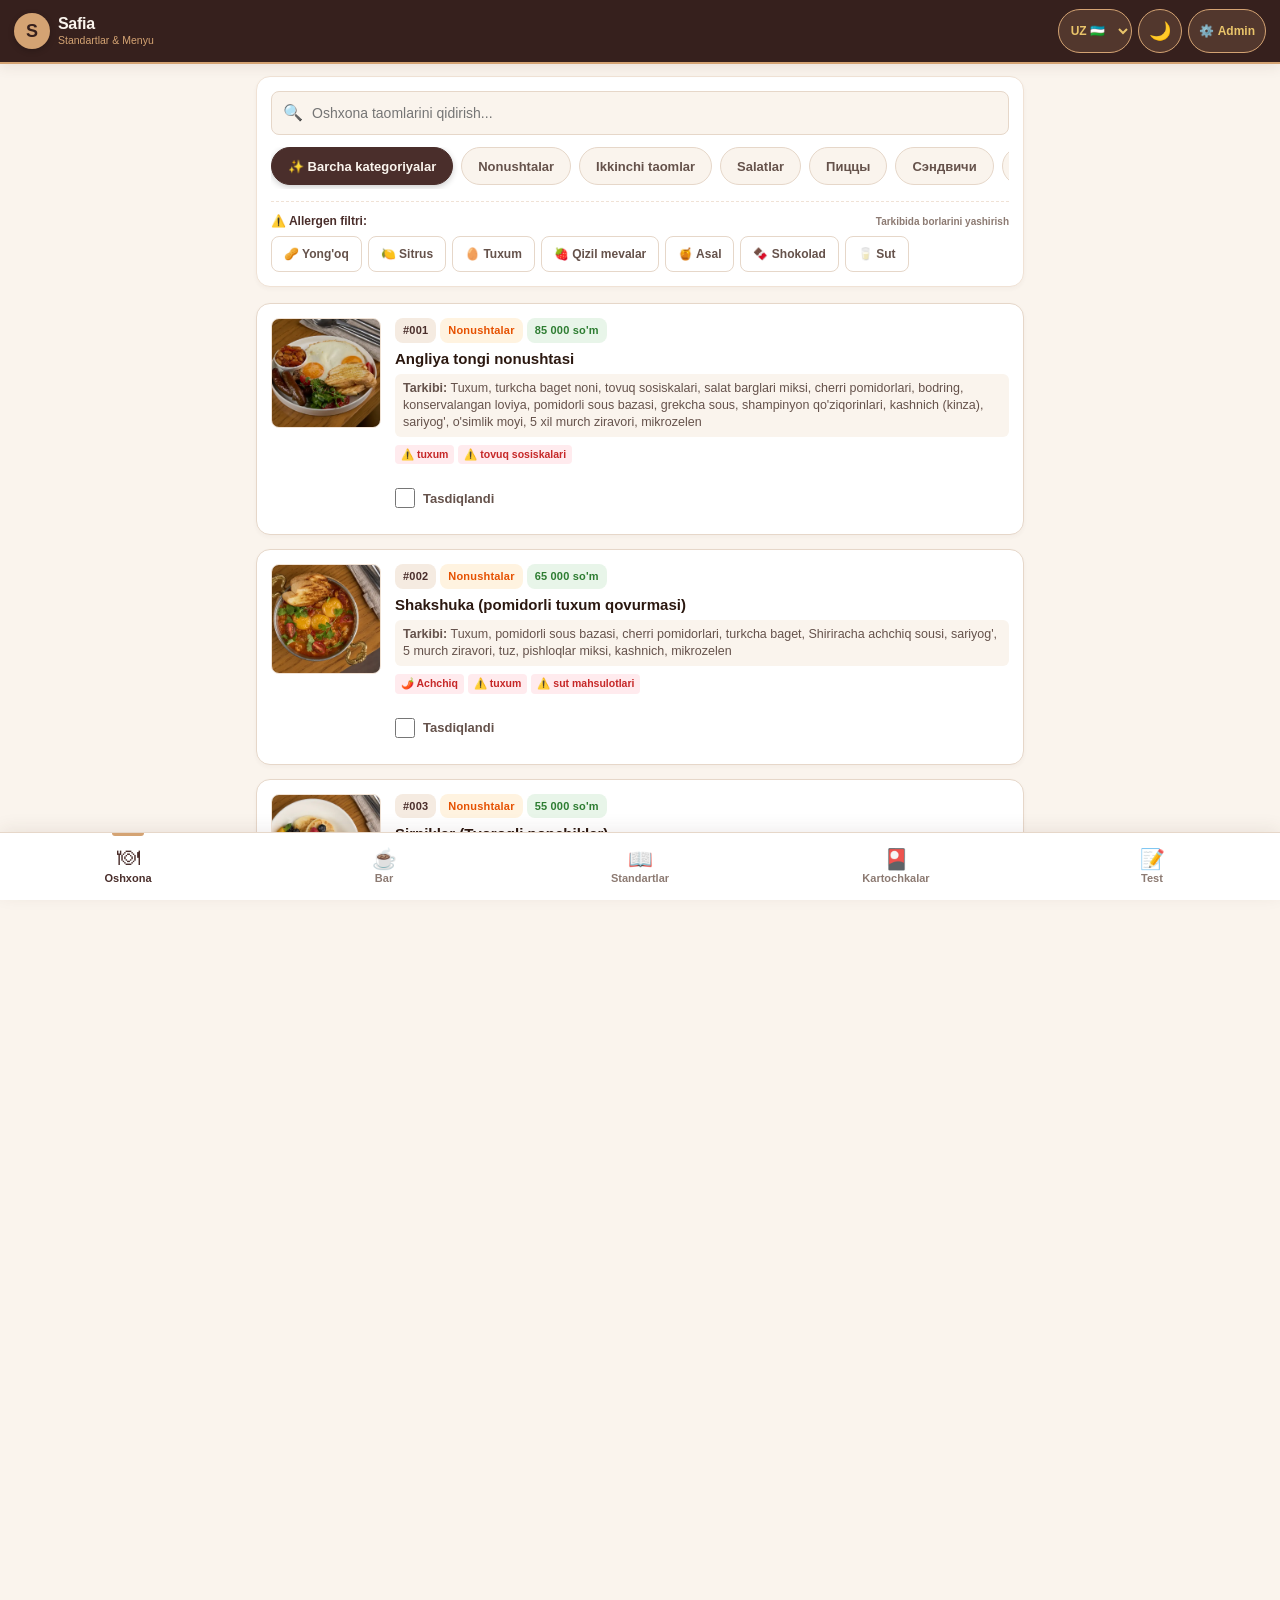
<file: index.html>
<!DOCTYPE html>
<html lang="uz">
<head>
  <meta charset="UTF-8">
  <meta name="viewport" content="width=device-width, initial-scale=1.0, maximum-scale=1.0, user-scalable=no">
  <meta name="theme-color" content="#4A2E2B">
  <meta name="apple-mobile-web-app-capable" content="yes">
  <meta name="apple-mobile-web-app-status-bar-style" content="black-translucent">
  <title>Safia — Restaurant & Bar App</title>
  
  <!-- PWA Manifest Link -->
  <link rel="manifest" href="manifest.json">
  <link rel="apple-touch-icon" href="assets/icons/icon.svg">

  <!-- CSS Stylesheets -->
  <link rel="stylesheet" href="css/style.css">
  <link rel="stylesheet" href="css/components.css">

  <!-- Immediate Theme Restoration Script -->
  <script>
    (function() {
      const savedTheme = localStorage.getItem('safia_theme_v1') || 'light';
      document.documentElement.setAttribute('data-theme', savedTheme);
    })();
  </script>
</head>
<body>

  <div id="app-root">

    <!-- HEADER SECTION WITH CONTROLS -->
    <header class="app-header">
      <a href="index.html" class="header-brand">
        <div class="brand-logo">S</div>
        <div class="brand-title">
          <h1>Safia</h1>
          <span id="txt-brand-sub">Standartlar & Menyu</span>
        </div>
      </a>

      <!-- HEADER ACTIONS: LANGUAGE + THEME + ADMIN -->
      <div class="header-actions">
        <!-- 🌐 Language Selector -->
        <select id="lang-select" class="lang-select-dropdown" onchange="I18n.setLang(this.value)">
          <option value="uz">UZ 🇺🇿</option>
          <option value="ru">RU 🇷🇺</option>
          <option value="en">EN 🇬🇧</option>
        </select>

        <!-- 🌙 Theme Toggle Button -->
        <button class="theme-toggle-btn" id="theme-toggle-btn" title="Theme Toggle" onclick="toggleAppTheme()">
          🌙
        </button>

        <!-- ⚙️ Admin Button -->
        <a href="admin.html" class="btn-admin" title="Admin Sozlamalar">
          <span>⚙️</span>
          <span id="txt-admin-btn">Admin</span>
        </a>
      </div>
    </header>

    <!-- MAIN VIEWPORT CONTAINER (SPA SECTIONS) -->
    <main class="app-content">

      <!-- 1. OSHXONA VIEW (KITCHEN DISHES) -->
      <section id="view-kitchen" class="view-section active"></section>

      <!-- 2. BAR VIEW (DRINKS) -->
      <section id="view-bar" class="view-section"></section>

      <!-- 3. STANDARTLAR VIEW (SERVICE STANDARDS) -->
      <section id="view-standards" class="view-section"></section>

      <!-- 4. KARTOCHKALAR VIEW (FLASHCARDS) -->
      <section id="view-cards" class="view-section"></section>

      <!-- 5. TEST VIEW (QUIZ) -->
      <section id="view-test" class="view-section"></section>

    </main>

    <!-- BOTTOM NAVIGATION BAR (5 MAIN TABS) -->
    <nav class="bottom-nav">
      <button class="nav-item active" data-tab="kitchen" aria-label="Oshxona">
        <span class="nav-icon">🍽</span>
        <span class="nav-label" id="tab-label-kitchen">Oshxona</span>
      </button>

      <button class="nav-item" data-tab="bar" aria-label="Bar">
        <span class="nav-icon">☕️</span>
        <span class="nav-label" id="tab-label-bar">Bar</span>
      </button>

      <button class="nav-item" data-tab="standards" aria-label="Standartlar">
        <span class="nav-icon">📖</span>
        <span class="nav-label" id="tab-label-standards">Standartlar</span>
      </button>

      <button class="nav-item" data-tab="cards" aria-label="Kartochkalar">
        <span class="nav-icon">🎴</span>
        <span class="nav-label" id="tab-label-cards">Kartochkalar</span>
      </button>

      <button class="nav-item" data-tab="test" aria-label="Test">
        <span class="nav-icon">📝</span>
        <span class="nav-label" id="tab-label-test">Test</span>
      </button>
    </nav>

  </div>

  <!-- PWA Service Worker Registration & Theme Handler -->
  <script>
    if ('serviceWorker' in navigator) {
      window.addEventListener('load', () => {
        navigator.serviceWorker.register('./sw.js')
          .then(reg => console.log('Service Worker Registered:', reg.scope))
          .catch(err => console.warn('Service Worker Registration Failed:', err));
      });
    }

    function toggleAppTheme() {
      const current = document.documentElement.getAttribute('data-theme') === 'dark' ? 'light' : 'dark';
      document.documentElement.setAttribute('data-theme', current);
      localStorage.setItem('safia_theme_v1', current);
      const btn = document.getElementById('theme-toggle-btn');
      if (btn) btn.innerText = current === 'dark' ? '☀️' : '🌙';
    }

    // Set initial icon state
    document.addEventListener('DOMContentLoaded', () => {
      const btn = document.getElementById('theme-toggle-btn');
      if (btn) btn.innerText = document.documentElement.getAttribute('data-theme') === 'dark' ? '☀️' : '🌙';
    });
  </script>

  <!-- JavaScript Application Logic Modules -->
  <script src="js/i18n.js"></script>
  <script src="js/storage.js"></script>
  <script src="js/data-loader.js"></script>
  <script src="js/menu.js"></script>
  <script src="js/standards.js"></script>
  <script src="js/flashcards.js"></script>
  <script src="js/quiz.js"></script>
  <script src="js/app.js"></script>

</body>
</html>
</file>
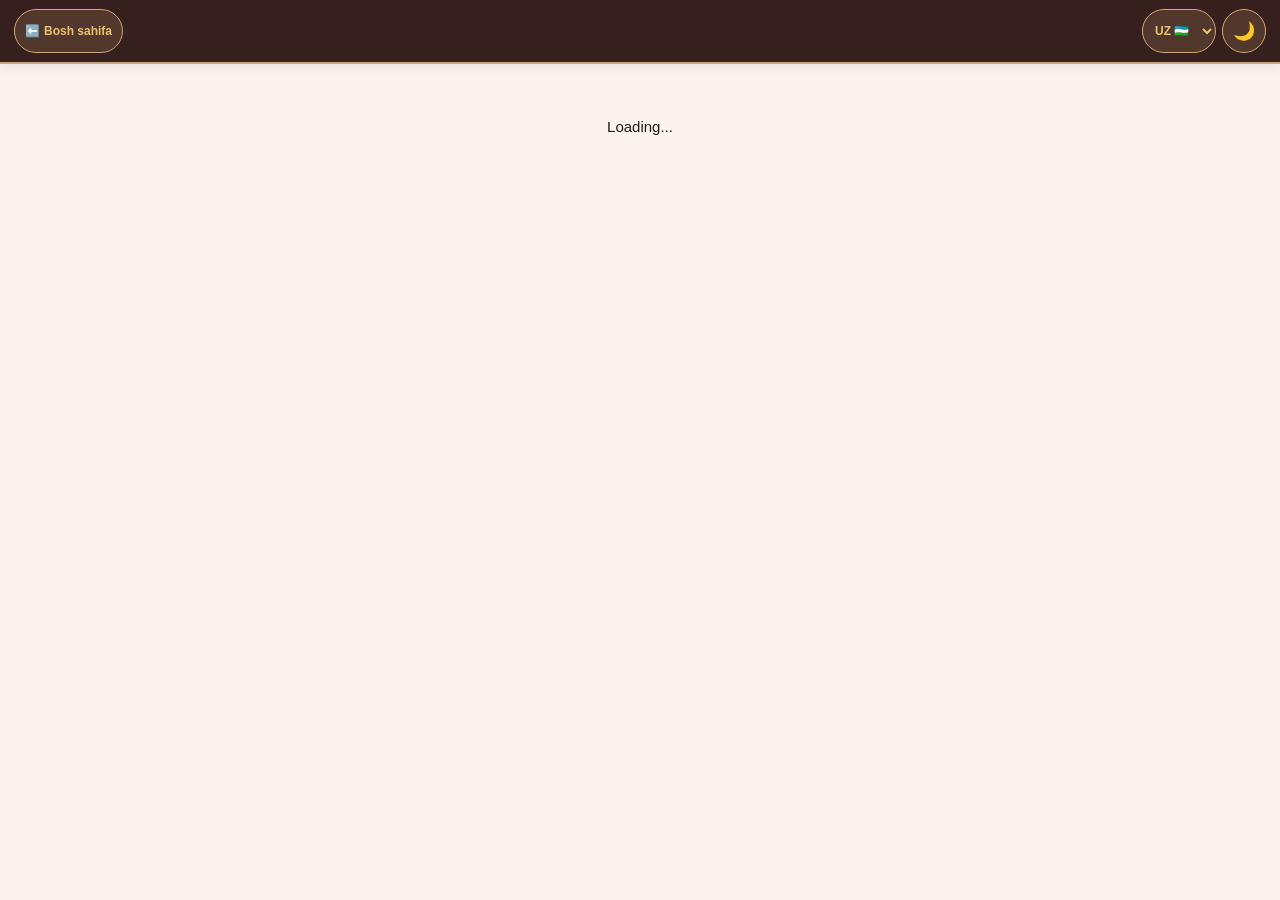
<file: admin.html>
<!DOCTYPE html>
<html lang="uz">
<head>
  <meta charset="UTF-8">
  <meta name="viewport" content="width=device-width, initial-scale=1.0, maximum-scale=1.0, user-scalable=no">
  <meta name="theme-color" content="#4A2E2B">
  <title>Safia — Admin Menyu Boshqaruvi</title>
  
  <!-- PWA Manifest Link -->
  <link rel="manifest" href="manifest.json">
  <link rel="apple-touch-icon" href="assets/icons/icon.svg">

  <!-- CSS Stylesheets -->
  <link rel="stylesheet" href="css/style.css">
  <link rel="stylesheet" href="css/components.css">

  <script>
    (function() {
      const savedTheme = localStorage.getItem('safia_theme_v1') || 'light';
      document.documentElement.setAttribute('data-theme', savedTheme);
    })();
  </script>
</head>
<body>

  <div id="app-root">

    <!-- HEADER SECTION -->
    <header class="app-header">
      <a href="index.html" class="btn-admin" title="Bosh sahifaga qaytish">
        <span>⬅️</span>
        <span id="txt-back-home">Bosh sahifa</span>
      </a>
      
      <div class="header-actions">
        <select id="lang-select" class="lang-select-dropdown" onchange="I18n.setLang(this.value); location.reload();">
          <option value="uz">UZ 🇺🇿</option>
          <option value="ru">RU 🇷🇺</option>
          <option value="en">EN 🇬🇧</option>
        </select>
        <button class="theme-toggle-btn" id="theme-toggle-btn" title="Theme Toggle" onclick="toggleAppTheme()">
          🌙
        </button>
      </div>
    </header>

    <!-- MAIN CONTENT CONTAINER -->
    <main class="app-content">
      <div id="admin-editor-container">
        <div class="text-center" style="padding: 40px;">Loading...</div>
      </div>
    </main>

  </div>

  <script>
    if ('serviceWorker' in navigator) {
      window.addEventListener('load', () => {
        navigator.serviceWorker.register('./sw.js')
          .then(reg => console.log('Service Worker Registered:', reg.scope))
          .catch(err => console.warn('Service Worker Registration Failed:', err));
      });
    }

    function toggleAppTheme() {
      const current = document.documentElement.getAttribute('data-theme') === 'dark' ? 'light' : 'dark';
      document.documentElement.setAttribute('data-theme', current);
      localStorage.setItem('safia_theme_v1', current);
      const btn = document.getElementById('theme-toggle-btn');
      if (btn) btn.innerText = current === 'dark' ? '☀️' : '🌙';
    }

    document.addEventListener('DOMContentLoaded', () => {
      const btn = document.getElementById('theme-toggle-btn');
      if (btn) btn.innerText = document.documentElement.getAttribute('data-theme') === 'dark' ? '☀️' : '🌙';
      const langSelect = document.getElementById('lang-select');
      if (langSelect) langSelect.value = I18n.getLang();
    });
  </script>

  <!-- JavaScript Modules -->
  <script src="js/i18n.js"></script>
  <script src="js/data-loader.js"></script>
  <script src="js/admin.js"></script>

</body>
</html>
</file>
<file: css/style.css>
/* ==========================================
   SAFIA APP DESIGN SYSTEM & GLOBAL STYLES
   Brand Colors:
   - Primary Chocolate: #4A2E2B
   - Dark Chocolate: #36201D
   - Cream Background: #FAF4ED
   - Golden Accent: #D4A373
   - Gold Hover/Light: #E9C46A
========================================== */

:root {
  --color-primary: #4A2E2B;
  --color-primary-dark: #36201D;
  --color-primary-light: #6C4540;
  --color-bg: #FAF4ED;
  --color-surface: #FFFFFF;
  --color-surface-variant: #F5EBE1;
  --color-accent: #D4A373;
  --color-accent-light: #E9C46A;
  --color-accent-muted: #F3D5B5;
  
  --color-text-primary: #2B1810;
  --color-text-secondary: #65524B;
  --color-text-muted: #8C7A72;
  --color-text-on-primary: #FAF4ED;
  
  --color-border: #E6D7C9;
  --color-border-subtle: #F0E2D5;
  
  --color-danger: #C62828;
  --color-danger-bg: #FFEBEE;
  --color-danger-border: #EF9A9A;
  
  --color-success: #2E7D32;
  --color-success-bg: #E8F5E9;
  --color-success-border: #A5D6A7;
  
  --color-warning: #E65100;
  --color-warning-bg: #FFF3E0;

  /* Typography */
  --font-family: -apple-system, BlinkMacSystemFont, "Plus Jakarta Sans", "SF Pro Text", "Segoe UI", Roboto, sans-serif;
  --font-size-xs: 11px;
  --font-size-sm: 13px;
  --font-size-base: 15px;
  --font-size-lg: 18px;
  --font-size-xl: 22px;
  
  /* Radii & Shadows */
  --radius-sm: 8px;
  --radius-md: 14px;
  --radius-lg: 20px;
  --radius-full: 9999px;
  
  --shadow-sm: 0 2px 4px rgba(74, 46, 43, 0.04);
  --shadow-md: 0 4px 12px rgba(74, 46, 43, 0.08);
  --shadow-lg: 0 8px 24px rgba(74, 46, 43, 0.12);
  --shadow-nav: 0 -4px 16px rgba(74, 46, 43, 0.08);

  /* Touch Targets (Mobile-first requirement: >= 44px) */
  --touch-target-min: 44px;
  
  /* Layout Sizing */
  --header-height: 64px;
  --bottom-nav-height: 68px;
}

/* DARK MODE PALETTE OVERRIDES */
[data-theme="dark"] {
  --color-primary: #D4A373;
  --color-primary-dark: #1E1210;
  --color-primary-light: #36201D;
  --color-bg: #1A0F0D;
  --color-surface: #261613;
  --color-surface-variant: #36201D;
  --color-accent: #E9C46A;
  --color-accent-light: #F4A261;
  --color-accent-muted: #52352E;
  
  --color-text-primary: #FAF4ED;
  --color-text-secondary: #D4C3B7;
  --color-text-muted: #A38F83;
  --color-text-on-primary: #1E1210;
  
  --color-border: #4A2E2B;
  --color-border-subtle: #36201D;
  
  --color-danger-bg: #3E1919;
  --color-success-bg: #1B3820;
  --color-warning-bg: #3E2719;

  --shadow-sm: 0 2px 4px rgba(0, 0, 0, 0.2);
  --shadow-md: 0 4px 12px rgba(0, 0, 0, 0.35);
  --shadow-lg: 0 8px 24px rgba(0, 0, 0, 0.5);
  --shadow-nav: 0 -4px 16px rgba(0, 0, 0, 0.4);
}

/* Base Reset & Lock Horizontal Scroll */
*, *::before, *::after {
  box-sizing: border-box;
  margin: 0;
  padding: 0;
  -webkit-tap-highlight-color: transparent;
}

html, body {
  width: 100%;
  height: 100%;
  overflow-x: hidden;
  background-color: var(--color-bg);
  color: var(--color-text-primary);
  font-family: var(--font-family);
  font-size: var(--font-size-base);
  line-height: 1.5;
  -webkit-font-smoothing: antialiased;
  transition: background-color 0.3s ease, color 0.3s ease;
}

/* App Container Layout */
#app-root {
  display: flex;
  flex-direction: column;
  min-height: 100vh;
  width: 100%;
  max-width: 100vw;
  overflow-x: hidden;
  position: relative;
}

/* Main Viewport Container */
main.app-content {
  flex: 1;
  width: 100%;
  max-width: 800px;
  margin: 0 auto;
  padding-top: calc(var(--header-height) + 12px);
  padding-bottom: calc(var(--bottom-nav-height) + 24px);
  padding-left: 16px;
  padding-right: 16px;
  overflow-x: hidden;
}

/* SPA Views */
.view-section {
  display: none;
  animation: fadeIn 0.25s cubic-bezier(0.16, 1, 0.3, 1);
  width: 100%;
}

.view-section.active {
  display: block;
}

@keyframes fadeIn {
  from {
    opacity: 0;
    transform: translateY(6px);
  }
  to {
    opacity: 1;
    transform: translateY(0);
  }
}

/* Utility Helpers */
.hidden {
  display: none !important;
}

.text-center {
  text-align: center;
}

.font-bold {
  font-weight: 700;
}

.badge {
  display: inline-flex;
  align-items: center;
  gap: 4px;
  padding: 4px 8px;
  border-radius: var(--radius-sm);
  font-size: var(--font-size-xs);
  font-weight: 700;
  letter-spacing: 0.2px;
}
</file>
<file: css/components.css>
/* ==========================================
   SAFIA APP COMPONENT STYLES
   - Header Component (Logo, i18n Lang Selector, Dark Mode Toggle, Admin button)
   - Bottom Navigation Bar (5 Tabs)
   - Search & Filter Controls
   - Dish & Drink Cards (Error handling)
   - Category Scroll Chips & Allergen Filters
   - Distinctive Serving Block for Drinks
   - Accordion Panels & Standards Components
   - Red STOP Alert Blocks & Recommended Green Blocks
   - Flashcards (Kartochkalar)
   - Quiz / Test Components
========================================== */

/* ------------------------------------------
   HEADER COMPONENT & CONTROLS
------------------------------------------ */
.app-header {
  position: fixed;
  top: 0;
  left: 0;
  right: 0;
  height: var(--header-height);
  background: var(--color-primary-dark);
  color: #FAF4ED;
  display: flex;
  align-items: center;
  justify-content: space-between;
  padding: 0 14px;
  z-index: 500;
  box-shadow: var(--shadow-md);
  border-bottom: 2px solid var(--color-accent);
}

.header-brand {
  display: flex;
  align-items: center;
  gap: 8px;
  text-decoration: none;
  color: inherit;
}

.brand-logo {
  width: 36px;
  height: 36px;
  background: var(--color-accent);
  color: var(--color-primary-dark);
  border-radius: 50%;
  display: flex;
  align-items: center;
  justify-content: center;
  font-weight: 800;
  font-size: 18px;
  box-shadow: 0 2px 6px rgba(0,0,0,0.2);
}

.brand-title {
  display: flex;
  flex-direction: column;
}

.brand-title h1 {
  font-size: 16px;
  font-weight: 700;
  line-height: 1.2;
  letter-spacing: -0.3px;
  color: #FAF4ED;
}

.brand-title span {
  font-size: 10.5px;
  color: var(--color-accent);
  font-weight: 500;
}

.header-actions {
  display: flex;
  align-items: center;
  gap: 6px;
}

/* Header Controls (Touch targets >= 44x44px) */
.lang-select-dropdown {
  min-height: 44px;
  padding: 4px 8px;
  background: rgba(212, 163, 115, 0.18);
  border: 1px solid var(--color-accent);
  border-radius: var(--radius-full);
  color: var(--color-accent-light);
  font-size: 12px;
  font-weight: 700;
  outline: none;
  cursor: pointer;
}

.lang-select-dropdown option {
  background: var(--color-surface);
  color: var(--color-text-primary);
}

.theme-toggle-btn {
  display: inline-flex;
  align-items: center;
  justify-content: center;
  min-width: 44px;
  min-height: 44px;
  background: rgba(212, 163, 115, 0.18);
  border: 1px solid var(--color-accent);
  border-radius: 50%;
  color: var(--color-accent-light);
  font-size: 18px;
  cursor: pointer;
  transition: transform 0.2s ease, background 0.2s ease;
}

.theme-toggle-btn:hover {
  background: var(--color-accent);
  color: var(--color-primary-dark);
}

.btn-admin {
  display: inline-flex;
  align-items: center;
  gap: 4px;
  min-width: 44px;
  min-height: 44px;
  padding: 6px 10px;
  background: rgba(212, 163, 115, 0.18);
  border: 1px solid var(--color-accent);
  border-radius: var(--radius-full);
  color: var(--color-accent-light);
  font-size: 12px;
  font-weight: 600;
  text-decoration: none;
  cursor: pointer;
  transition: all 0.2s ease;
}

.btn-admin:hover, .btn-admin:active {
  background: var(--color-accent);
  color: var(--color-primary-dark);
}

/* ------------------------------------------
   BOTTOM NAVIGATION BAR (5 TABS)
------------------------------------------ */
.bottom-nav {
  position: fixed;
  bottom: 0;
  left: 0;
  right: 0;
  height: var(--bottom-nav-height);
  background: var(--color-surface);
  border-top: 1px solid var(--color-border);
  display: flex;
  justify-content: space-around;
  align-items: center;
  z-index: 500;
  box-shadow: var(--shadow-nav);
  padding-bottom: env(safe-area-inset-bottom);
}

.nav-item {
  flex: 1;
  display: flex;
  flex-direction: column;
  align-items: center;
  justify-content: center;
  min-height: 44px;
  min-width: 44px;
  height: 100%;
  background: transparent;
  border: none;
  color: var(--color-text-muted);
  text-decoration: none;
  cursor: pointer;
  transition: color 0.2s ease, transform 0.15s ease;
  position: relative;
}

.nav-item .nav-icon {
  font-size: 20px;
  line-height: 1;
  margin-bottom: 3px;
  transition: transform 0.2s ease;
}

.nav-item .nav-label {
  font-size: 11px;
  font-weight: 600;
  line-height: 1.1;
}

.nav-item.active {
  color: var(--color-primary);
}

.nav-item.active .nav-icon {
  transform: translateY(-2px) scale(1.15);
}

.nav-item.active::before {
  content: '';
  position: absolute;
  top: 0;
  width: 32px;
  height: 3px;
  background: var(--color-accent);
  border-bottom-left-radius: 4px;
  border-bottom-right-radius: 4px;
}

/* ------------------------------------------
   MENU CONTROLS (SEARCH, CHIPS, ALLERGENS)
------------------------------------------ */
.menu-controls-wrapper {
  background: var(--color-surface);
  border: 1px solid var(--color-border-subtle);
  border-radius: var(--radius-md);
  padding: 14px;
  margin-bottom: 16px;
  box-shadow: var(--shadow-sm);
  display: flex;
  flex-direction: column;
  gap: 12px;
}

.search-input-group {
  position: relative;
  width: 100%;
}

.search-input-group input {
  width: 100%;
  min-height: 44px;
  padding: 10px 14px 10px 40px;
  border: 1px solid var(--color-border);
  border-radius: var(--radius-sm);
  font-size: 14px;
  background: var(--color-bg);
  color: var(--color-text-primary);
  outline: none;
  transition: border-color 0.2s ease;
}

.search-input-group input:focus {
  border-color: var(--color-primary);
  background: var(--color-surface);
}

.search-input-group .search-icon {
  position: absolute;
  left: 12px;
  top: 50%;
  transform: translateY(-50%);
  color: var(--color-text-muted);
  font-size: 16px;
}

.category-chips-scroll {
  display: flex;
  gap: 8px;
  overflow-x: auto;
  padding-bottom: 4px;
  scrollbar-width: none;
  -ms-overflow-style: none;
}

.category-chips-scroll::-webkit-scrollbar {
  display: none;
}

.chip-btn {
  display: inline-flex;
  align-items: center;
  justify-content: center;
  min-height: 38px;
  padding: 8px 16px;
  border-radius: var(--radius-full);
  border: 1px solid var(--color-border);
  background: var(--color-bg);
  color: var(--color-text-secondary);
  font-size: 13px;
  font-weight: 600;
  white-space: nowrap;
  cursor: pointer;
  transition: all 0.2s ease;
}

.chip-btn:hover {
  background: var(--color-surface-variant);
  border-color: var(--color-accent);
}

.chip-btn.active {
  background: var(--color-primary);
  color: var(--color-text-on-primary);
  border-color: var(--color-primary);
  box-shadow: 0 2px 6px rgba(0, 0, 0, 0.2);
}

.allergen-filter-section {
  display: flex;
  flex-direction: column;
  gap: 6px;
  border-top: 1px dashed var(--color-border-subtle);
  padding-top: 10px;
}

.allergen-filter-title {
  display: flex;
  justify-content: space-between;
  align-items: center;
  font-size: 12px;
  font-weight: 700;
  color: var(--color-primary);
}

.allergen-chips-wrap {
  display: flex;
  flex-wrap: wrap;
  gap: 6px;
}

.allergen-chip {
  display: inline-flex;
  align-items: center;
  min-height: 36px;
  padding: 6px 12px;
  border-radius: var(--radius-sm);
  border: 1px solid var(--color-border);
  background: var(--color-surface);
  color: var(--color-text-secondary);
  font-size: 12px;
  font-weight: 600;
  cursor: pointer;
  transition: all 0.2s ease;
}

.allergen-chip.active {
  background: var(--color-danger-bg);
  border-color: var(--color-danger);
  color: var(--color-danger);
  font-weight: 700;
}

/* ------------------------------------------
   ACCORDION & STANDARDS COMPONENTS
------------------------------------------ */
.accordion-group {
  display: flex;
  flex-direction: column;
  gap: 12px;
}

.accordion-item {
  background: var(--color-surface);
  border: 1px solid var(--color-border);
  border-radius: var(--radius-md);
  overflow: hidden;
  box-shadow: var(--shadow-sm);
  transition: border-color 0.2s ease;
}

.accordion-header {
  width: 100%;
  min-height: 50px;
  padding: 14px 16px;
  background: var(--color-surface);
  border: none;
  display: flex;
  align-items: center;
  justify-content: space-between;
  font-size: 15px;
  font-weight: 700;
  color: var(--color-primary);
  text-align: left;
  cursor: pointer;
  transition: background 0.2s ease;
}

.accordion-header:hover {
  background: var(--color-surface-variant);
}

.accordion-item.active .accordion-header {
  border-bottom: 1px solid var(--color-border-subtle);
  background: var(--color-surface-variant);
}

.accordion-content {
  display: none;
}

.accordion-content.show {
  display: block;
}

.accordion-body {
  padding: 16px;
}

.alert-box {
  padding: 12px 14px;
  border-radius: var(--radius-sm);
  font-size: 13px;
  line-height: 1.4;
}

.alert-forbidden {
  background: var(--color-danger-bg);
  border: 1.5px solid var(--color-danger-border);
  border-left: 5px solid var(--color-danger);
  color: var(--color-danger);
}

.alert-recommended {
  background: var(--color-success-bg);
  border: 1.5px solid var(--color-success-border);
  border-left: 5px solid var(--color-success);
  color: var(--color-success);
}

.table-responsive {
  width: 100%;
  overflow-x: auto;
}

.std-table {
  width: 100%;
  border-collapse: collapse;
  font-size: 13px;
}

.std-table th, .std-table td {
  padding: 10px;
  border: 1px solid var(--color-border-subtle);
  text-align: left;
}

.std-table th {
  background: var(--color-surface-variant);
  color: var(--color-primary);
  font-weight: 700;
}

.std-list {
  padding-left: 18px;
  font-size: 13px;
  color: var(--color-text-secondary);
}

.std-list li {
  margin-bottom: 4px;
}

/* ------------------------------------------
   DISH & DRINK CARD COMPONENT
------------------------------------------ */
.cards-list {
  display: flex;
  flex-direction: column;
  gap: 14px;
}

.food-card {
  background: var(--color-surface);
  border: 1px solid var(--color-border);
  border-radius: var(--radius-md);
  padding: 14px;
  display: flex;
  gap: 14px;
  box-shadow: var(--shadow-sm);
  position: relative;
  transition: border-color 0.2s ease, box-shadow 0.2s ease;
}

.food-card.has-img-error {
  border: 2px solid var(--color-danger) !important;
  box-shadow: 0 0 10px rgba(198, 40, 40, 0.25) !important;
  background-color: var(--color-danger-bg);
}

.food-card.is-confirmed {
  border-left: 5px solid var(--color-success);
}

.card-img-wrap {
  width: 110px;
  height: 110px;
  min-width: 110px;
  border-radius: var(--radius-sm);
  overflow: hidden;
  background: var(--color-surface-variant);
  position: relative;
  display: flex;
  align-items: center;
  justify-content: center;
  border: 1px solid var(--color-border-subtle);
}

.card-img-wrap img {
  width: 100%;
  height: 100%;
  object-fit: cover;
  cursor: pointer;
}

.card-img-wrap.img-failed {
  background: var(--color-danger-bg);
  border: 1px dashed var(--color-danger);
}

.img-error-msg {
  display: none;
  flex-direction: column;
  align-items: center;
  justify-content: center;
  text-align: center;
  font-size: 10px;
  font-weight: 700;
  color: var(--color-danger);
  padding: 4px;
}

.card-img-wrap.img-failed .img-error-msg {
  display: flex;
}

.card-body {
  flex: 1;
  display: flex;
  flex-direction: column;
  gap: 6px;
}

.card-top {
  display: flex;
  justify-content: space-between;
  align-items: flex-start;
  gap: 6px;
}

.card-badges {
  display: flex;
  flex-wrap: wrap;
  gap: 4px;
}

.badge-id {
  background: var(--color-surface-variant);
  color: var(--color-primary);
}

.badge-cat {
  background: var(--color-warning-bg);
  color: var(--color-warning);
}

.badge-price {
  background: var(--color-success-bg);
  color: var(--color-success);
  font-weight: 700;
}

.card-title {
  font-size: 15px;
  font-weight: 700;
  color: var(--color-text-primary);
  line-height: 1.3;
}

.card-text {
  font-size: 12.5px;
  color: var(--color-text-secondary);
  line-height: 1.35;
  background: var(--color-bg);
  padding: 6px 8px;
  border-radius: 6px;
}

.serving-block {
  background: var(--color-surface-variant);
  border: 1px solid var(--color-border);
  border-left: 4px solid var(--color-accent);
  padding: 8px 10px;
  border-radius: 6px;
  font-size: 12.5px;
  margin-top: 2px;
}

.serving-title {
  font-weight: 700;
  color: var(--color-accent);
  font-size: 12px;
  margin-bottom: 2px;
}

.serving-desc {
  color: var(--color-text-primary);
  line-height: 1.3;
}

.card-pills {
  display: flex;
  flex-wrap: wrap;
  gap: 4px;
  margin-top: 2px;
}

.pill {
  font-size: 10.5px;
  padding: 2px 6px;
  border-radius: 4px;
  font-weight: 600;
}

.pill-allergen {
  background: var(--color-danger-bg);
  color: var(--color-danger);
}

.pill-tag {
  background: var(--color-surface-variant);
  color: var(--color-accent);
}

.card-footer {
  margin-top: auto;
  padding-top: 6px;
  display: flex;
  align-items: center;
  justify-content: space-between;
}

.confirm-label {
  display: inline-flex;
  align-items: center;
  gap: 8px;
  min-height: 44px;
  cursor: pointer;
  font-size: 13px;
  font-weight: 600;
  color: var(--color-text-secondary);
}

.confirm-checkbox {
  width: 20px;
  height: 20px;
  accent-color: var(--color-success);
  cursor: pointer;
}

.is-confirmed .confirm-label {
  color: var(--color-success);
}

/* ------------------------------------------
   EMPTY MENU STATE
------------------------------------------ */
.empty-menu-state {
  background: var(--color-surface);
  border: 1px dashed var(--color-border);
  border-radius: var(--radius-md);
  padding: 36px 20px;
  text-align: center;
  display: flex;
  flex-direction: column;
  align-items: center;
  gap: 8px;
  color: var(--color-text-secondary);
}

.empty-icon {
  font-size: 36px;
  margin-bottom: 4px;
}

.empty-menu-state h3 {
  font-size: 16px;
  color: var(--color-primary);
}

.empty-menu-state p {
  font-size: 13px;
  color: var(--color-text-muted);
}

.btn-reset-filters {
  margin-top: 10px;
  min-height: 44px;
  padding: 10px 20px;
  border-radius: var(--radius-full);
  border: 1px solid var(--color-primary);
  background: var(--color-primary);
  color: var(--color-text-on-primary);
  font-weight: 700;
  font-size: 13px;
  cursor: pointer;
}

/* ------------------------------------------
   FLASHCARD COMPONENT (KARTOCHKALAR VIEW)
------------------------------------------ */
.flashcard-wrapper {
  perspective: 1000px;
  width: 100%;
  max-width: 380px;
  margin: 10px auto;
  min-height: 380px;
}

.flashcard {
  width: 100%;
  height: 380px;
  position: relative;
  transform-style: preserve-3d;
  transition: transform 0.5s cubic-bezier(0.4, 0.2, 0.2, 1);
  cursor: pointer;
}

.flashcard.flipped {
  transform: rotateY(180deg);
}

.flashcard-face {
  position: absolute;
  inset: 0;
  backface-visibility: hidden;
  border-radius: var(--radius-lg);
  background: var(--color-surface);
  border: 2px solid var(--color-accent);
  box-shadow: var(--shadow-lg);
  padding: 20px;
  display: flex;
  flex-direction: column;
  align-items: center;
  justify-content: center;
  text-align: center;
}

.flashcard-back {
  transform: rotateY(180deg);
  align-items: flex-start;
  text-align: left;
  background: var(--color-surface);
}

.flashcard-img {
  width: 180px;
  height: 180px;
  border-radius: var(--radius-md);
  object-fit: cover;
  margin-bottom: 16px;
  border: 2px solid var(--color-border);
}

.flashcard-controls {
  display: flex;
  justify-content: center;
  gap: 12px;
  margin-top: 16px;
}

.btn-card-action {
  min-height: 44px;
  min-width: 120px;
  padding: 10px 18px;
  border-radius: var(--radius-full);
  border: none;
  font-weight: 700;
  font-size: 14px;
  cursor: pointer;
}

.btn-know {
  background: var(--color-success);
  color: white;
}

.btn-learn {
  background: var(--color-danger);
  color: white;
}

/* ------------------------------------------
   QUIZ / TEST COMPONENT
------------------------------------------ */
.quiz-container {
  background: var(--color-surface);
  border: 1px solid var(--color-border);
  border-radius: var(--radius-lg);
  padding: 20px;
  box-shadow: var(--shadow-md);
}

.quiz-question {
  font-size: 17px;
  font-weight: 700;
  color: var(--color-primary);
  margin-bottom: 16px;
}

.quiz-options {
  display: flex;
  flex-direction: column;
  gap: 10px;
}

.quiz-option-btn {
  min-height: 48px;
  padding: 12px 16px;
  border: 1.5px solid var(--color-border);
  border-radius: var(--radius-md);
  background: var(--color-surface);
  color: var(--color-text-primary);
  text-align: left;
  font-size: 14px;
  font-weight: 600;
  cursor: pointer;
  transition: all 0.2s ease;
}

.quiz-option-btn:hover {
  background: var(--color-surface-variant);
  border-color: var(--color-accent);
}

/* ------------------------------------------
   LIGHTBOX MODAL
------------------------------------------ */
.modal-overlay {
  display: none;
  position: fixed;
  inset: 0;
  background: rgba(0, 0, 0, 0.85);
  z-index: 1000;
  align-items: center;
  justify-content: center;
  padding: 20px;
}

.modal-overlay.active {
  display: flex;
}

.modal-content img {
  max-width: 90vw;
  max-height: 80vh;
  border-radius: var(--radius-md);
}
</file>
